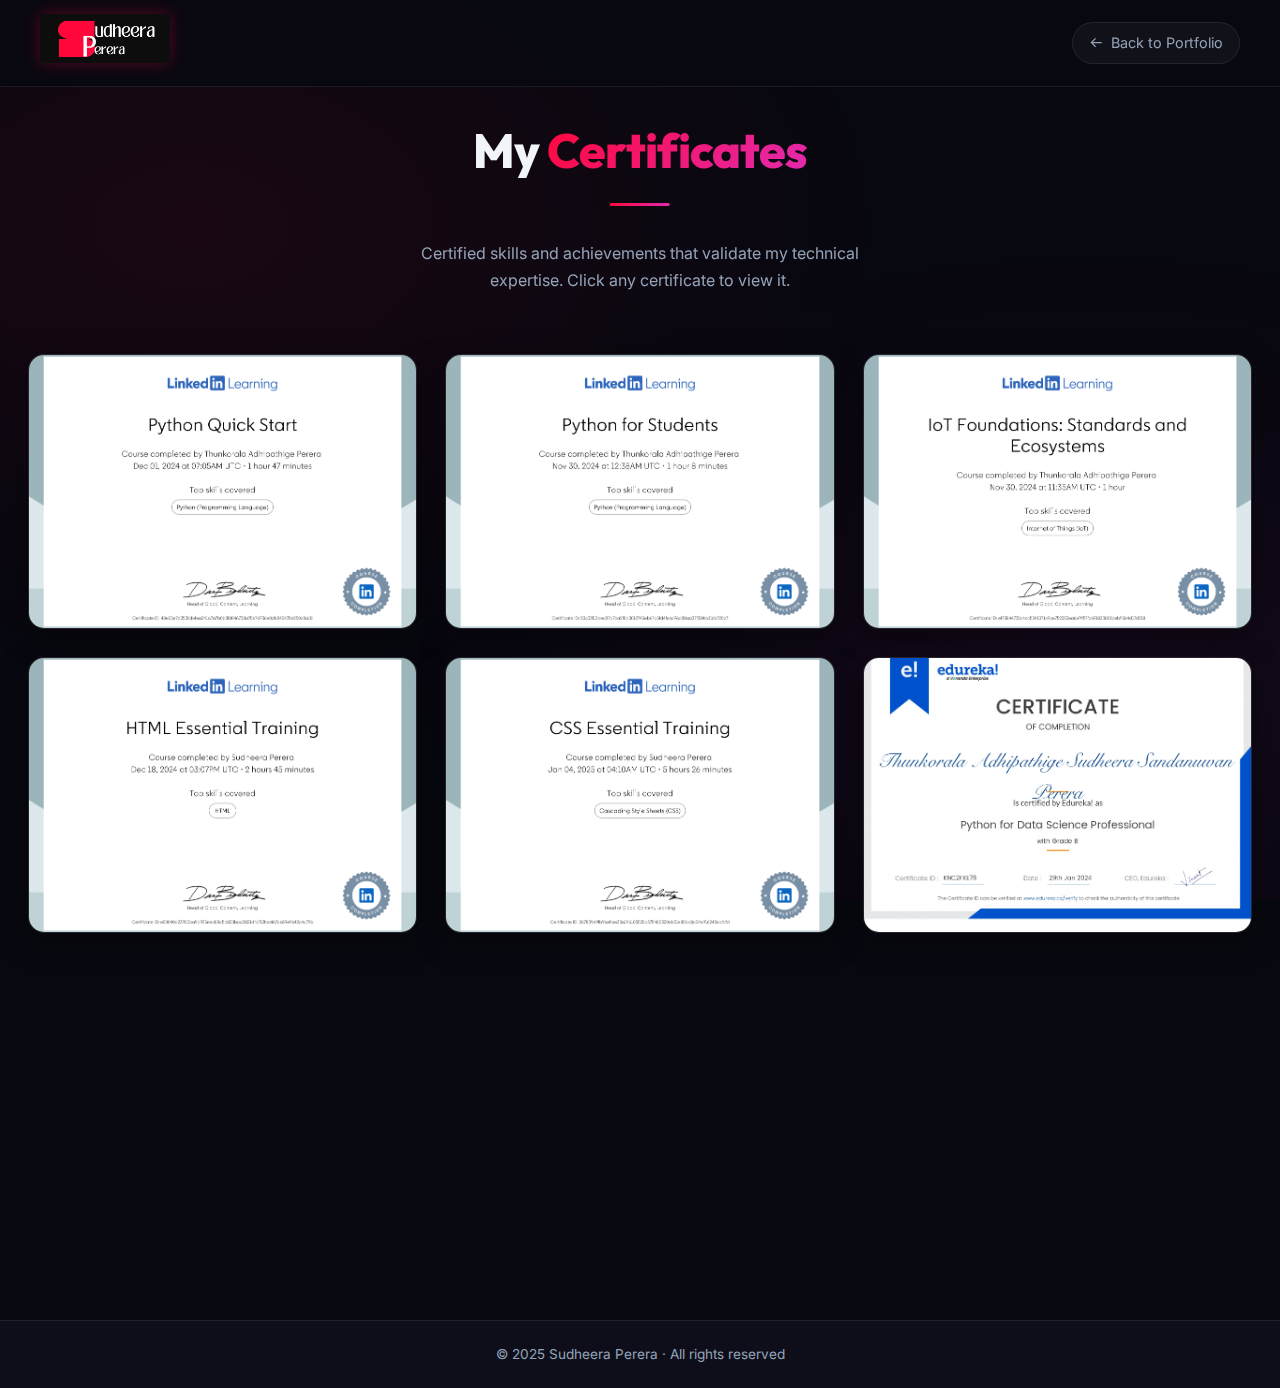
<file: certifications.html>
<!DOCTYPE html>
<html lang="en">
<head>
    <meta charset="UTF-8">
    <meta name="viewport" content="width=device-width, initial-scale=1.0">
    <meta name="description" content="Sudheera Perera – Professional Certificates and Achievements in Python, IoT, Web Development and more.">
    <title>Certificates | Sudheera Perera</title>
    <link rel="preconnect" href="https://fonts.googleapis.com">
    <link rel="preconnect" href="https://fonts.gstatic.com" crossorigin>
    <link href="https://fonts.googleapis.com/css2?family=Inter:wght@400;500;600;700;800&family=Outfit:wght@400;600;700;800&display=swap" rel="stylesheet">
    <link rel="stylesheet" href="https://unpkg.com/boxicons@2.1.4/css/boxicons.min.css">
    <link rel="stylesheet" href="./styles/certificates.css">
</head>
<body>
    <header>
        <a href="./index.html" class="logo">
            <img src="./Image/logo.png" alt="Sudheera Perera Logo">
        </a>
        <a href="./index.html#about" class="back-link">
            <i class='bx bx-arrow-back'></i> Back to Portfolio
        </a>
    </header>

    <main>
        <h1>My <span>Certificates</span></h1>
        <p class="page-intro">Certified skills and achievements that validate my technical expertise. Click any certificate to view it.</p>

        <div class="certificates_content">

            <div class="certificate-item" role="button" tabindex="0" aria-label="Python Quick Start Certificate">
                <img class="certificates_image" src="./Image/Certificates/Certificat1.png" alt="Python Quick Start Certificate" loading="lazy">
                <div class="certificate-overlay">
                    <h3 class="certificate-title">Python Quick Start</h3>
                    <p class="cert-click-hint"><i class='bx bx-expand-alt'></i> Click to enlarge</p>
                </div>
            </div>

            <div class="certificate-item" role="button" tabindex="0" aria-label="Python for Students Certificate">
                <img class="certificates_image" src="./Image/Certificates/Certificat3.png" alt="Python for Students Certificate" loading="lazy">
                <div class="certificate-overlay">
                    <h3 class="certificate-title">Python for Students</h3>
                    <p class="cert-click-hint"><i class='bx bx-expand-alt'></i> Click to enlarge</p>
                </div>
            </div>

            <div class="certificate-item" role="button" tabindex="0" aria-label="IoT Foundations Certificate">
                <img class="certificates_image" src="./Image/Certificates/Certificat4.png" alt="IoT Foundations Certificate" loading="lazy">
                <div class="certificate-overlay">
                    <h3 class="certificate-title">IoT Foundations</h3>
                    <p class="cert-click-hint"><i class='bx bx-expand-alt'></i> Click to enlarge</p>
                </div>
            </div>

            <div class="certificate-item" role="button" tabindex="0" aria-label="HTML Essential Certificate">
                <img class="certificates_image" src="./Image/Certificates/Certificat5.png" alt="HTML Essential Certificate" loading="lazy">
                <div class="certificate-overlay">
                    <h3 class="certificate-title">HTML Essential</h3>
                    <p class="cert-click-hint"><i class='bx bx-expand-alt'></i> Click to enlarge</p>
                </div>
            </div>

            <div class="certificate-item" role="button" tabindex="0" aria-label="CSS Essential Certificate">
                <img class="certificates_image" src="./Image/Certificates/Certificat6.png" alt="CSS Essential Certificate" loading="lazy">
                <div class="certificate-overlay">
                    <h3 class="certificate-title">CSS Essential</h3>
                    <p class="cert-click-hint"><i class='bx bx-expand-alt'></i> Click to enlarge</p>
                </div>
            </div>

            <div class="certificate-item" role="button" tabindex="0" aria-label="Data Science with Python Certificate">
                <img class="certificates_image" src="./Image/Certificates/Certificat2.jpg" alt="Data Science with Python Certificate" loading="lazy">
                <div class="certificate-overlay">
                    <h3 class="certificate-title">Data Science with Python</h3>
                    <p class="cert-click-hint"><i class='bx bx-expand-alt'></i> Click to enlarge</p>
                </div>
            </div>

            <div class="certificate-item" role="button" tabindex="0" aria-label="Python Programming Certificate">
                <img class="certificates_image" src="./Image/Certificates/Certificat7.jpg" alt="Python Programming Certificate" loading="lazy">
                <div class="certificate-overlay">
                    <h3 class="certificate-title">Python Programming</h3>
                    <p class="cert-click-hint"><i class='bx bx-expand-alt'></i> Click to enlarge</p>
                </div>
            </div>

            <div class="certificate-item" role="button" tabindex="0" aria-label="PySpark Certificate">
                <img class="certificates_image" src="./Image/Certificates/Certificat8.jpg" alt="PySpark Certificate" loading="lazy">
                <div class="certificate-overlay">
                    <h3 class="certificate-title">PySpark</h3>
                    <p class="cert-click-hint"><i class='bx bx-expand-alt'></i> Click to enlarge</p>
                </div>
            </div>

        </div>

        <!-- Popup Modal -->
        <div id="modal" class="modal" role="dialog" aria-modal="true" aria-label="Certificate viewer">
            <span class="close" id="modalClose" aria-label="Close modal">&times;</span>
            <div class="modal-nav" aria-label="Navigate certificates">
                <span class="nav-btn prev-btn" id="prevBtn" aria-label="Previous certificate">&#10094;</span>
                <span class="nav-btn next-btn" id="nextBtn" aria-label="Next certificate">&#10095;</span>
            </div>
            <img class="modal-content" id="modalImg" alt="Enlarged Certificate">
            <p class="modal-caption" id="modalCaption"></p>
        </div>
    </main>

    <footer>
        <p class="footer">© 2025 Sudheera Perera · All rights reserved</p>
    </footer>

    <script src="./scripts/certificates.js"></script>
</body>
</html>
</file>
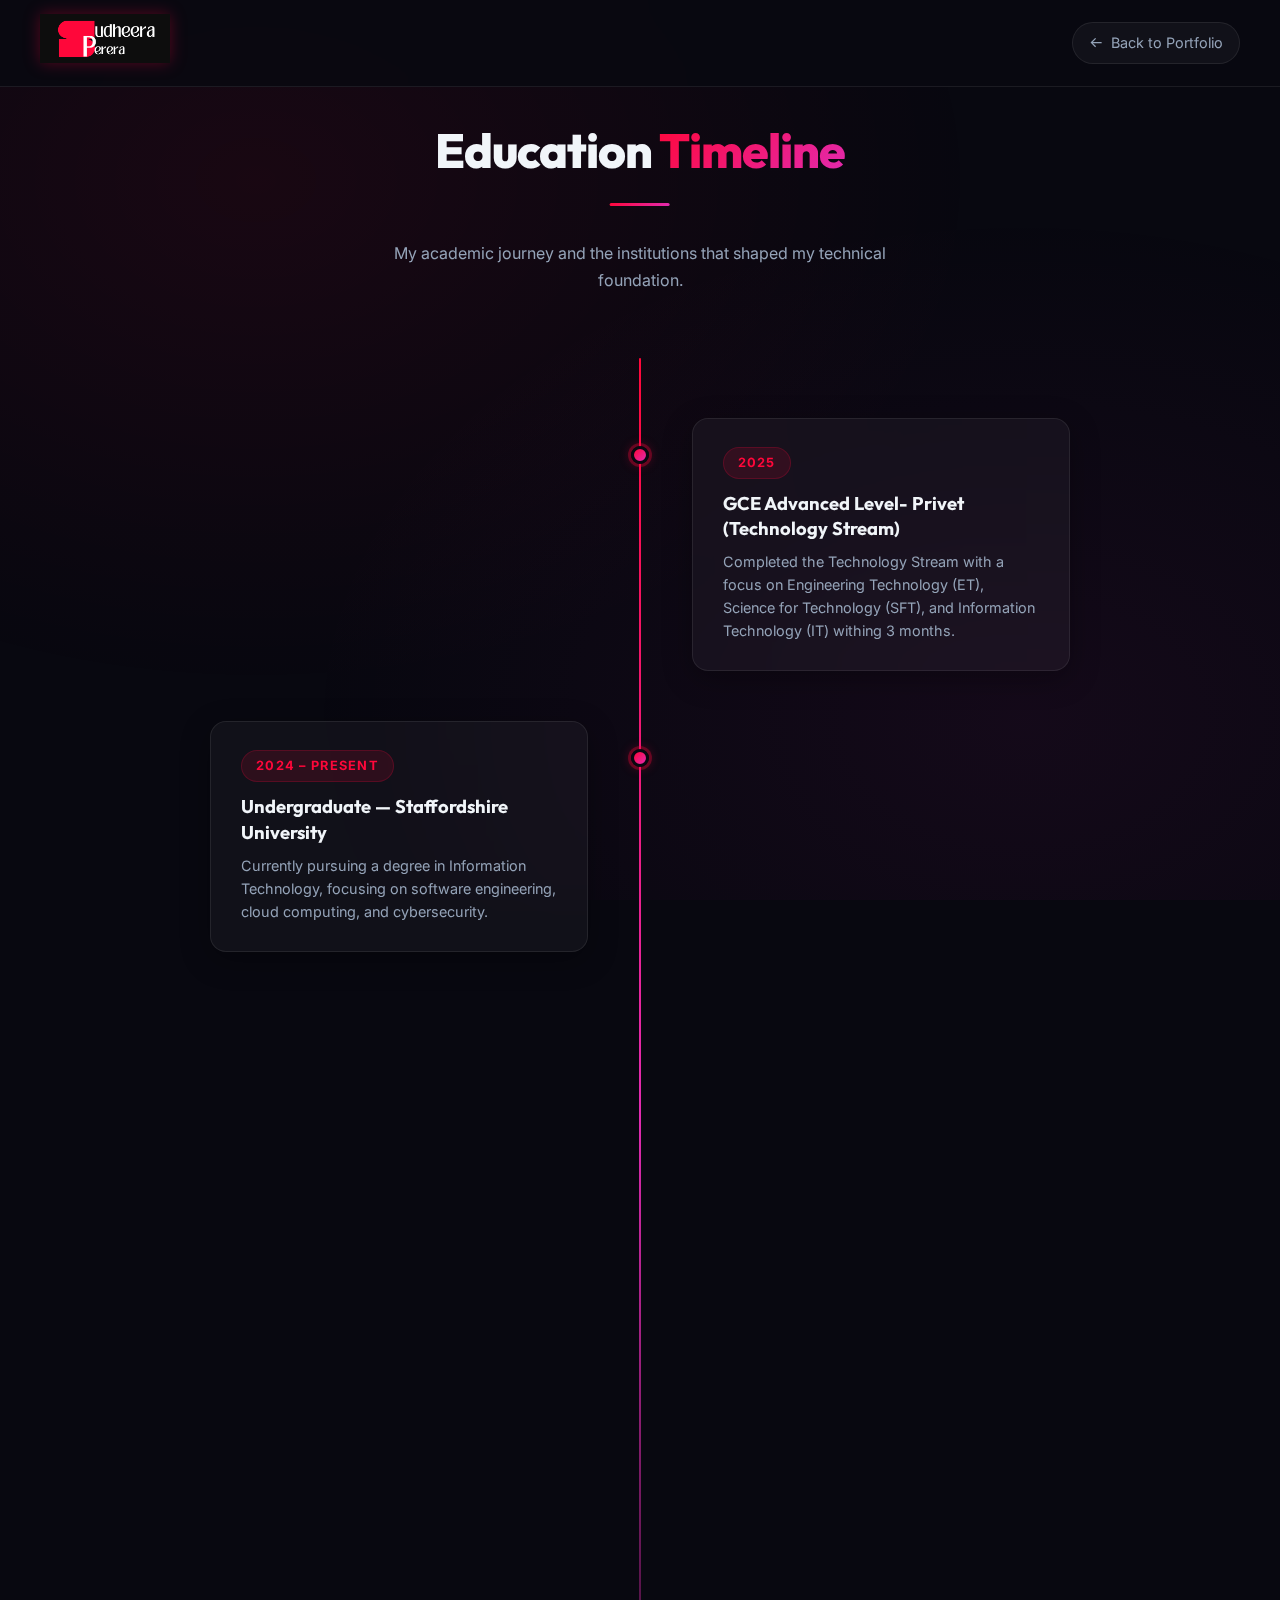
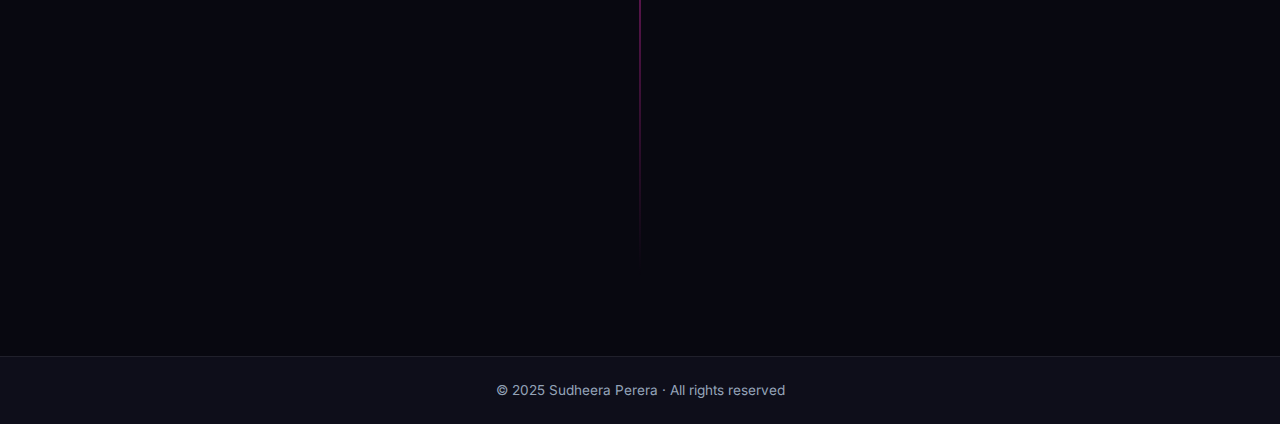
<file: education.html>
<!DOCTYPE html>
<html lang="en">

<head>
    <meta charset="UTF-8">
    <meta name="viewport" content="width=device-width, initial-scale=1.0">
    <meta name="description" content="Sudheera Perera Education Timeline – Academic background and qualifications.">
    <title>Education | Sudheera Perera</title>
    <link rel="preconnect" href="https://fonts.googleapis.com">
    <link rel="preconnect" href="https://fonts.gstatic.com" crossorigin>
    <link
        href="https://fonts.googleapis.com/css2?family=Inter:wght@400;500;600;700;800&family=Outfit:wght@400;600;700;800&display=swap"
        rel="stylesheet">
    <link rel="stylesheet" href="https://unpkg.com/boxicons@2.1.4/css/boxicons.min.css">
    <link rel="stylesheet" href="./styles/education.css">
</head>

<body>
    <header>
        <a href="./index.html" class="logo">
            <img src="./Image/logo.png" alt="Sudheera Perera Logo">
        </a>
        <a href="./index.html#about" class="back-link">
            <i class='bx bx-arrow-back'></i> Back to Portfolio
        </a>
    </header>

    <main class="education">
        <h1>Education <span>Timeline</span></h1>
        <p class="page-intro">My academic journey and the institutions that shaped my technical foundation.</p>

        <div class="education_cotener">

            <div class="timeline-item">
                <div class="timeline-content right">
                    <span class="timeline-year">2025</span>
                    <h2>GCE Advanced Level- Privet (Technology Stream)</h2>
                    <p>Completed the Technology Stream with a focus on Engineering Technology (ET), Science for
                        Technology (SFT), and Information Technology (IT) withing 3 months.</p>
                </div>
            </div>

            <div class="timeline-item">
                <div class="timeline-content left">
                    <span class="timeline-year">2024 – Present</span>
                    <h2>Undergraduate — Staffordshire University</h2>
                    <p>Currently pursuing a degree in Information Technology, focusing on software engineering, cloud
                        computing, and cybersecurity.</p>
                </div>
            </div>

            <div class="timeline-item">
                <div class="timeline-content right">
                    <span class="timeline-year">2024</span>
                    <h2>Diploma in Computer Science — UK Awards</h2>
                    <p>Completed a comprehensive Diploma in Computer Science with coursework spanning programming,
                        databases, and network systems.</p>
                </div>
            </div>

            <div class="timeline-item">
                <div class="timeline-content left">
                    <span class="timeline-year">2023</span>
                    <h2>Ontario Secondary School Diploma (OSSD)</h2>
                    <p>Completed Canadian high school curriculum (OSSD), building a strong foundation in mathematics and
                        sciences.</p>
                </div>
            </div>

            <div class="timeline-item">
                <div class="timeline-content right">
                    <span class="timeline-year">2021</span>
                    <h2>GCE Ordinary Level — St. Joseph Vaz College</h2>
                    <p>Successfully completed the GCE O/L examinations, excelling in science and technology subjects.
                    </p>
                </div>
            </div>

        </div>
    </main>

    <footer>
        <p class="footer">© 2025 Sudheera Perera · All rights reserved</p>
    </footer>

    <script src="./scripts/education.js" defer></script>
</body>

</html>
</file>
<file: styles/certificates.css>
@import url('https://fonts.googleapis.com/css2?family=Inter:wght@300;400;500;600;700;800&family=Outfit:wght@400;500;600;700;800&display=swap');

:root {
    --primary:       #ff073a;
    --secondary:     #e22bb1;
    --dark:          #080810;
    --dark-2:        #0e0e1a;
    --darker:        #1f1f32;
    --glass:         rgba(255,255,255,0.04);
    --glass-border:  rgba(255,255,255,0.08);
    --text:          #f1f5f9;
    --text-muted:    #94a3b8;
    --gradient-1:    linear-gradient(135deg, var(--primary), var(--secondary));
}

*, *::before, *::after { margin: 0; padding: 0; box-sizing: border-box; }
*::-webkit-scrollbar { display: none; }
* { scrollbar-width: none; }

body {
    font-family: 'Inter', sans-serif;
    background-color: var(--dark);
    color: var(--text);
    min-height: 100vh;
    display: flex;
    flex-direction: column;
    line-height: 1.7;
    overflow-x: hidden;
}

body::before {
    content: '';
    position: fixed;
    top: 0; left: 0; right: 0; bottom: 0;
    background:
        radial-gradient(ellipse at 15% 25%, rgba(255,7,58,0.07) 0%, transparent 45%),
        radial-gradient(ellipse at 85% 75%, rgba(226,43,177,0.06) 0%, transparent 45%);
    pointer-events: none;
    z-index: 0;
}

/* ===================== HEADER ===================== */
header {
    background: rgba(8,8,16,0.85);
    backdrop-filter: blur(20px);
    -webkit-backdrop-filter: blur(20px);
    padding: 14px 40px;
    display: flex;
    align-items: center;
    justify-content: space-between;
    position: fixed;
    top: 0;
    width: 100%;
    z-index: 100;
    border-bottom: 1px solid var(--glass-border);
}

.logo img {
    max-width: 130px;
    height: auto;
    filter: drop-shadow(0 0 8px rgba(255,7,58,0.3));
    transition: all 0.35s ease;
}

.logo img:hover {
    filter: drop-shadow(0 0 14px rgba(255,7,58,0.6));
    transform: scale(1.04);
}

.back-link {
    font-size: 0.9rem;
    color: var(--text-muted);
    text-decoration: none;
    display: flex;
    align-items: center;
    gap: 8px;
    padding: 8px 16px;
    border: 1px solid var(--glass-border);
    border-radius: 50px;
    transition: all 0.3s ease;
    background: var(--glass);
}

.back-link:hover {
    color: var(--text);
    border-color: rgba(255,7,58,0.3);
    background: rgba(255,7,58,0.08);
}

/* ===================== MAIN ===================== */
main {
    flex: 1;
    padding: 110px 24px 80px;
    max-width: 1280px;
    margin: 0 auto;
    width: 100%;
    position: relative;
    z-index: 1;
}

/* ===================== HEADING ===================== */
h1 {
    font-family: 'Outfit', sans-serif;
    text-align: center;
    font-size: clamp(2rem, 5vw, 3rem);
    font-weight: 800;
    color: var(--text);
    margin-bottom: 16px;
    letter-spacing: -0.02em;
    position: relative;
    display: inline-block;
    left: 50%;
    transform: translateX(-50%);
}

h1 span {
    background: var(--gradient-1);
    -webkit-background-clip: text;
    -webkit-text-fill-color: transparent;
    background-clip: text;
}

h1::after {
    content: '';
    position: absolute;
    bottom: -14px;
    left: 50%;
    transform: translateX(-50%);
    width: 60px;
    height: 3px;
    background: var(--gradient-1);
    border-radius: 4px;
}

.page-intro {
    text-align: center;
    color: var(--text-muted);
    font-size: 1rem;
    margin: 32px auto 56px;
    max-width: 500px;
}

/* ===================== CERTIFICATES GRID ===================== */
.certificates_content {
    display: grid;
    grid-template-columns: repeat(auto-fill, minmax(290px, 1fr));
    gap: 28px;
    padding: 4px;
}

.certificate-item {
    position: relative;
    overflow: hidden;
    border-radius: 16px;
    border: 1px solid var(--glass-border);
    box-shadow: 0 8px 30px rgba(0,0,0,0.35);
    transition: all 0.4s cubic-bezier(0.4, 0, 0.2, 1);
    aspect-ratio: 1.414 / 1;
    cursor: pointer;
    background: var(--glass);
    backdrop-filter: blur(8px);
}

.certificate-item::before {
    content: '';
    position: absolute;
    top: 0; left: 0; right: 0;
    height: 3px;
    background: var(--gradient-1);
    z-index: 3;
    transform: scaleX(0);
    transform-origin: left;
    transition: transform 0.4s ease;
}

.certificate-item:hover {
    transform: translateY(-10px) scale(1.02);
    border-color: rgba(255,7,58,0.3);
    box-shadow:
        0 25px 60px rgba(0,0,0,0.5),
        0 0 0 1px rgba(255,7,58,0.15);
}

.certificate-item:hover::before {
    transform: scaleX(1);
}

.certificates_image {
    width: 100%;
    height: 100%;
    object-fit: cover;
    transition: transform 0.5s ease;
    display: block;
}

.certificate-item:hover .certificates_image {
    transform: scale(1.06);
}

.certificate-overlay {
    position: absolute;
    bottom: 0; left: 0; right: 0;
    background: linear-gradient(transparent, rgba(8,8,16,0.92));
    padding: 24px 18px 16px;
    color: white;
    opacity: 0;
    transition: opacity 0.35s ease;
    z-index: 2;
}

.certificate-item:hover .certificate-overlay {
    opacity: 1;
}

.certificate-title {
    font-family: 'Outfit', sans-serif;
    font-weight: 700;
    margin: 0;
    background: var(--gradient-1);
    -webkit-background-clip: text;
    -webkit-text-fill-color: transparent;
    background-clip: text;
    font-size: 1rem;
}

.cert-click-hint {
    font-size: 0.78rem;
    color: rgba(255,255,255,0.6);
    margin-top: 4px;
    display: flex;
    align-items: center;
    gap: 5px;
}

/* ===================== MODAL ===================== */
.modal {
    display: none;
    position: fixed;
    z-index: 2000;
    left: 0; top: 0;
    width: 100%; height: 100%;
    background: rgba(0,0,0,0.93);
    justify-content: center;
    align-items: center;
    backdrop-filter: blur(10px);
}

.modal.show {
    display: flex;
    animation: modalFadeIn 0.3s ease;
}

@keyframes modalFadeIn {
    from { opacity: 0; }
    to   { opacity: 1; }
}

.modal-content {
    max-width: 88vw;
    max-height: 88vh;
    object-fit: contain;
    border-radius: 12px;
    box-shadow:
        0 0 60px rgba(255,7,58,0.3),
        0 0 0 1px rgba(255,7,58,0.2);
    animation: modalZoomIn 0.35s cubic-bezier(0.4, 0, 0.2, 1);
}

@keyframes modalZoomIn {
    from { transform: scale(0.88); opacity: 0; }
    to   { transform: scale(1);    opacity: 1; }
}

.modal-caption {
    position: absolute;
    bottom: 30px;
    left: 50%;
    transform: translateX(-50%);
    font-family: 'Outfit', sans-serif;
    font-size: 1rem;
    font-weight: 600;
    color: rgba(255,255,255,0.85);
    background: rgba(0,0,0,0.5);
    padding: 8px 20px;
    border-radius: 50px;
    border: 1px solid rgba(255,255,255,0.1);
    backdrop-filter: blur(8px);
}

.close {
    position: fixed;
    top: 24px;
    right: 32px;
    color: rgba(255,255,255,0.7);
    font-size: 36px;
    font-weight: 300;
    cursor: pointer;
    transition: all 0.3s ease;
    z-index: 2100;
    line-height: 1;
    width: 48px;
    height: 48px;
    display: flex;
    align-items: center;
    justify-content: center;
    border-radius: 50%;
    background: rgba(255,255,255,0.08);
    border: 1px solid rgba(255,255,255,0.12);
}

.close:hover {
    color: var(--primary);
    background: rgba(255,7,58,0.15);
    border-color: rgba(255,7,58,0.3);
    transform: rotate(90deg);
}

.modal-nav {
    position: fixed;
    top: 50%;
    width: 100%;
    display: flex;
    justify-content: space-between;
    padding: 0 24px;
    transform: translateY(-50%);
    z-index: 2100;
    pointer-events: none;
}

.nav-btn {
    pointer-events: all;
    color: rgba(255,255,255,0.7);
    font-size: 1.6rem;
    cursor: pointer;
    user-select: none;
    transition: all 0.3s ease;
    background: rgba(255,255,255,0.08);
    border: 1px solid rgba(255,255,255,0.12);
    width: 52px;
    height: 52px;
    display: flex;
    align-items: center;
    justify-content: center;
    border-radius: 50%;
    backdrop-filter: blur(8px);
}

.nav-btn:hover {
    color: white;
    background: rgba(255,7,58,0.2);
    border-color: rgba(255,7,58,0.4);
    transform: scale(1.1);
}

/* ===================== FOOTER ===================== */
footer {
    background: var(--dark-2, #0e0e1a);
    color: var(--text-muted);
    text-align: center;
    padding: 22px 20px;
    font-size: 0.85rem;
    border-top: 1px solid var(--glass-border);
    position: relative;
    z-index: 1;
}

.footer { margin: 0; }

/* ===================== RESPONSIVE ===================== */
@media (max-width: 768px) {
    header { padding: 12px 20px; }

    .certificates_content {
        grid-template-columns: repeat(auto-fill, minmax(200px, 1fr));
        gap: 18px;
    }

    .close { top: 16px; right: 16px; }

    .nav-btn {
        width: 42px;
        height: 42px;
        font-size: 1.2rem;
    }

    .modal-nav { padding: 0 12px; }
}
</file>
<file: styles/education.css>
@import url('https://fonts.googleapis.com/css2?family=Inter:wght@300;400;500;600;700;800&family=Outfit:wght@400;500;600;700;800&display=swap');

:root {
    --primary:       #ff073a;
    --secondary:     #e22bb1;
    --dark:          #080810;
    --dark-2:        #0e0e1a;
    --dark-3:        #161625;
    --darker:        #1f1f32;
    --glass:         rgba(255,255,255,0.04);
    --glass-border:  rgba(255,255,255,0.08);
    --text:          #f1f5f9;
    --text-muted:    #94a3b8;
    --gradient-1:    linear-gradient(135deg, var(--primary), var(--secondary));
}

*, *::before, *::after { margin: 0; padding: 0; box-sizing: border-box; }
*::-webkit-scrollbar { display: none; }
* { scrollbar-width: none; }

body {
    font-family: 'Inter', sans-serif;
    background-color: var(--dark);
    color: var(--text);
    min-height: 100vh;
    display: flex;
    flex-direction: column;
    line-height: 1.7;
    overflow-x: hidden;
}

/* Ambient BG */
body::before {
    content: '';
    position: fixed;
    top: 0; left: 0; right: 0; bottom: 0;
    background:
        radial-gradient(ellipse at 20% 20%, rgba(255,7,58,0.07) 0%, transparent 50%),
        radial-gradient(ellipse at 80% 80%, rgba(226,43,177,0.06) 0%, transparent 50%);
    pointer-events: none;
    z-index: 0;
}

/* ===================== HEADER ===================== */
header {
    background: rgba(8,8,16,0.85);
    backdrop-filter: blur(20px);
    -webkit-backdrop-filter: blur(20px);
    padding: 14px 40px;
    display: flex;
    align-items: center;
    justify-content: space-between;
    position: fixed;
    top: 0;
    width: 100%;
    z-index: 100;
    border-bottom: 1px solid var(--glass-border);
}

.logo img {
    max-width: 130px;
    height: auto;
    filter: drop-shadow(0 0 8px rgba(255,7,58,0.3));
    transition: all 0.35s ease;
}

.logo img:hover {
    filter: drop-shadow(0 0 14px rgba(255,7,58,0.6));
    transform: scale(1.04);
}

.back-link {
    font-size: 0.9rem;
    color: var(--text-muted);
    text-decoration: none;
    display: flex;
    align-items: center;
    gap: 8px;
    padding: 8px 16px;
    border: 1px solid var(--glass-border);
    border-radius: 50px;
    transition: all 0.3s ease;
    background: var(--glass);
}

.back-link:hover {
    color: var(--text);
    border-color: rgba(255,7,58,0.3);
    background: rgba(255,7,58,0.08);
}

/* ===================== MAIN ===================== */
main.education {
    flex: 1;
    padding: 110px 24px 80px;
    max-width: 960px;
    margin: 0 auto;
    width: 100%;
    position: relative;
    z-index: 1;
}

/* ===================== HEADING ===================== */
h1 {
    font-family: 'Outfit', sans-serif;
    text-align: center;
    font-size: clamp(2rem, 5vw, 3rem);
    font-weight: 800;
    color: var(--text);
    margin-bottom: 16px;
    letter-spacing: -0.02em;
    position: relative;
    display: inline-block;
    left: 50%;
    transform: translateX(-50%);
}

h1 span {
    background: var(--gradient-1);
    -webkit-background-clip: text;
    -webkit-text-fill-color: transparent;
    background-clip: text;
}

h1::after {
    content: '';
    position: absolute;
    bottom: -14px;
    left: 50%;
    transform: translateX(-50%);
    width: 60px;
    height: 3px;
    background: var(--gradient-1);
    border-radius: 4px;
}

.page-intro {
    text-align: center;
    color: var(--text-muted);
    font-size: 1rem;
    margin: 32px auto 64px;
    max-width: 500px;
}

/* ===================== TIMELINE ===================== */
.education_cotener {
    position: relative;
    max-width: 860px;
    margin: 0 auto;
    padding: 10px 0;
}

/* Vertical line */
.education_cotener::before {
    content: '';
    position: absolute;
    width: 2px;
    background: linear-gradient(180deg, var(--primary), var(--secondary), transparent);
    top: 0; bottom: 0;
    left: 50%;
    transform: translateX(-50%);
    border-radius: 4px;
}

.timeline-item {
    position: relative;
    margin: 50px 0;
    opacity: 0;
    transform: translateY(30px);
    transition: all 0.6s cubic-bezier(0.4, 0, 0.2, 1);
}

.timeline-item.visible {
    opacity: 1;
    transform: translateY(0);
}

/* Dot */
.timeline-item::after {
    content: '';
    position: absolute;
    width: 18px;
    height: 18px;
    background: var(--gradient-1);
    border-radius: 50%;
    left: calc(50% - 9px);
    top: 28px;
    border: 3px solid var(--dark);
    box-shadow: 0 0 0 3px rgba(255,7,58,0.3), var(--glow-red, 0 0 12px rgba(255,7,58,0.4));
    z-index: 2;
    transition: transform 0.3s ease;
}

.timeline-item:hover::after {
    transform: scale(1.3);
}

.timeline-content {
    background: var(--glass);
    backdrop-filter: blur(16px);
    -webkit-backdrop-filter: blur(16px);
    color: var(--text);
    padding: 28px 30px;
    border-radius: 16px;
    width: 44%;
    position: relative;
    border: 1px solid var(--glass-border);
    box-shadow: 0 8px 30px rgba(0,0,0,0.3);
    transition: all 0.35s ease;
}

.timeline-content::before {
    content: '';
    position: absolute;
    top: 0; left: 0; right: 0;
    height: 3px;
    background: var(--gradient-1);
    border-radius: 16px 16px 0 0;
    transform: scaleX(0);
    transform-origin: left;
    transition: transform 0.4s ease;
}

.timeline-content:hover {
    transform: translateY(-6px);
    border-color: rgba(255,7,58,0.2);
    box-shadow: 0 20px 50px rgba(0,0,0,0.4), 0 0 0 1px rgba(255,7,58,0.1);
}

.timeline-content:hover::before {
    transform: scaleX(1);
}

.timeline-content.left  { left: 0; text-align: left; }
.timeline-content.right { left: 56%; }

.timeline-year {
    display: inline-block;
    font-size: 0.8rem;
    font-weight: 700;
    letter-spacing: 0.1em;
    text-transform: uppercase;
    background: rgba(255,7,58,0.12);
    color: var(--primary);
    border: 1px solid rgba(255,7,58,0.2);
    border-radius: 50px;
    padding: 4px 14px;
    margin-bottom: 12px;
}

.timeline-content h2 {
    font-family: 'Outfit', sans-serif;
    font-size: 1.15rem;
    font-weight: 700;
    margin: 0 0 8px;
    color: var(--text);
    line-height: 1.4;
}

.timeline-content p {
    margin: 0;
    font-size: 0.9rem;
    color: var(--text-muted);
    line-height: 1.6;
}

/* ===================== FOOTER ===================== */
footer {
    background: var(--dark-2, #0e0e1a);
    color: var(--text-muted);
    text-align: center;
    padding: 22px 20px;
    font-size: 0.85rem;
    border-top: 1px solid var(--glass-border);
    position: relative;
    z-index: 1;
}

.footer { margin: 0; }

/* ===================== RESPONSIVE ===================== */
@media (max-width: 700px) {
    .education_cotener::before {
        left: 22px;
    }

    .timeline-item::after {
        left: 13px;
    }

    .timeline-content {
        width: calc(100% - 60px);
        left: 52px !important;
        text-align: left;
    }

    .timeline-content.right { left: 52px !important; }
    .timeline-content.left  { left: 52px !important; }

    header { padding: 12px 20px; }
}
</file>
